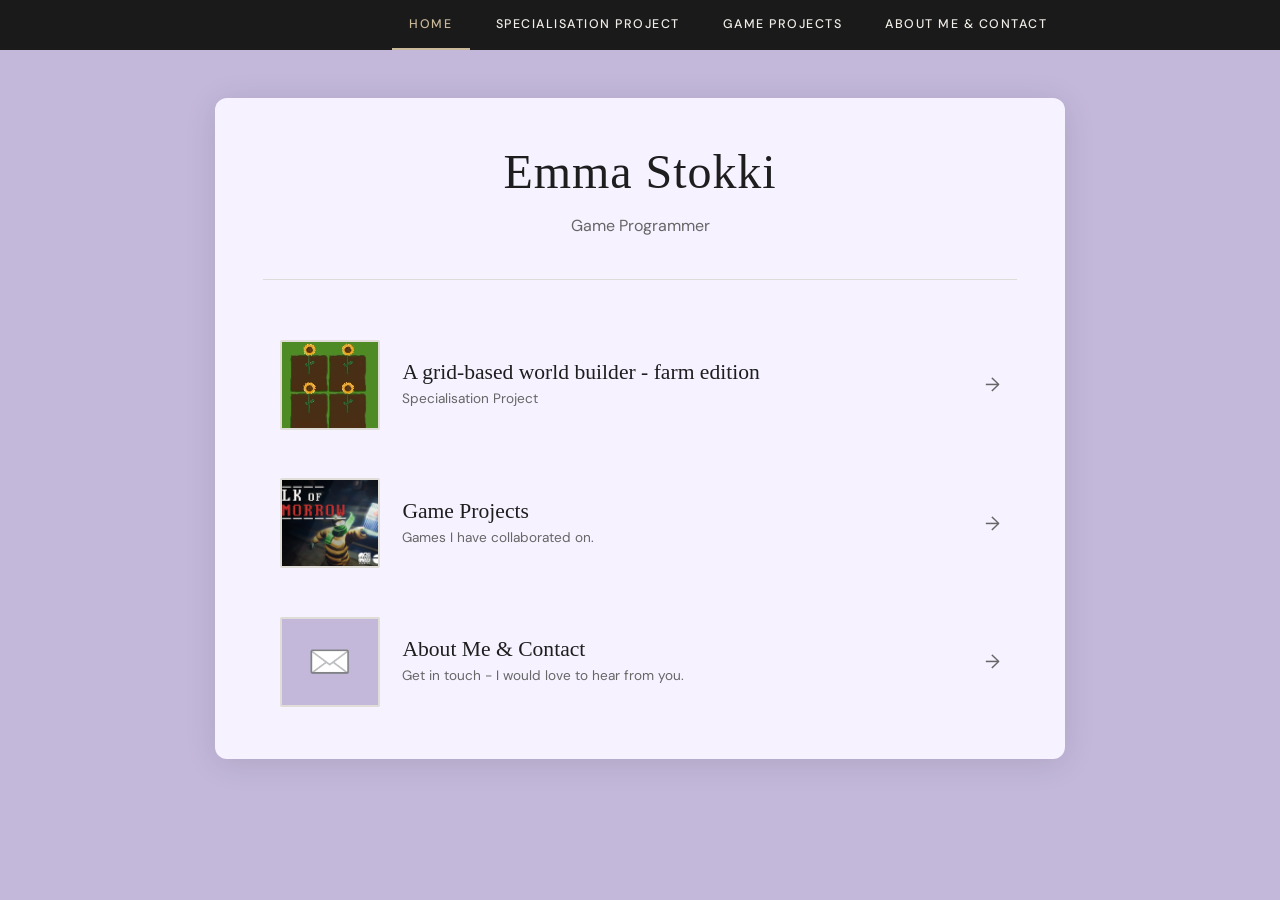
<file: index.html>
<!DOCTYPE html>
<html lang="en">
<head>
  <meta charset="UTF-8" />
  <meta name="viewport" content="width=device-width, initial-scale=1.0"/>
  <title>Portfolio – Home</title>
  <link rel="stylesheet" href="style.css" />
  <link href="https://fonts.googleapis.com/css2?family=Cormorant+Garamond:wght@300;400;600&family=DM+Sans:wght@300;400;500&display=swap" rel="stylesheet"/>
  <script src="content.js"></script>
  <style>
    /* Video inside the thumbnail — hidden by default */
    .thumb video {
      position: absolute;
      top: 0; left: 0;
      width: 100%; height: 100%;
      object-fit: cover;
      opacity: 0;
      visibility: hidden;
      pointer-events: none;
      transition: opacity 0.3s;
    }

    /* Only show video / hide image when the row has a video */
    .section-row.has-video:hover .thumb video {
      opacity: 1;
      visibility: visible;
    }

    .section-row.has-video:hover .thumb img,
    .section-row.has-video:hover .thumb-fallback {
      opacity: 0;
    }

    .thumb img {
      transition: opacity 0.3s;
    }
  </style>
</head>
<body>

  <nav>
    <ul>
      <li><a href="index.html" class="active">Home</a></li>
      <li><a href="portfolio.html">Specialisation Project</a></li>
      <li><a href="gameprojects.html">Game Projects</a></li>
      <li><a href="contact.html">About Me &amp; Contact</a></li>
    </ul>
  </nav>

  <main>
    <div class="card">
      <section class="hero">
        <h1 id="site-name"></h1>
        <p class="tagline" id="site-tagline"></p>
      </section>
      <section class="sections" id="sections-list"></section>
    </div>
  </main>

  <script>
    document.getElementById('site-name').textContent    = content.home.name;
    document.getElementById('site-tagline').textContent = content.home.tagline;
    document.title = content.home.name + ' – Portfolio';

    const list = document.getElementById('sections-list');

    content.sections.forEach(s => {
      const hasImage = s.image && s.image.length > 0;
      const hasVideo = s.video && s.video.length > 0;

      const imgHTML = hasImage
        ? `<img src="${s.image}" alt="${s.title}" onerror="this.style.display='none'"/>`
        : `<div class="thumb-fallback">${s.emoji || ''}</div>`;

      const videoHTML = hasVideo
        ? `<video src="${s.video}" muted loop playsinline preload="none"></video>`
        : '';

      const row = document.createElement('a');
      row.href = s.link;
      row.className = 'section-row';
      row.innerHTML = `
        <div class="thumb">
          ${imgHTML}
          ${videoHTML}
        </div>
        <div class="section-text">
          <h2>${s.title}</h2>
          <p>${s.description}</p>
        </div>
        <span class="arrow">→</span>`;

      if (hasVideo) {
        row.classList.add('has-video');
        const vid = row.querySelector('video');
        row.addEventListener('mouseenter', () => { vid.play(); });
        row.addEventListener('mouseleave', () => { vid.pause(); vid.currentTime = 0; });
      }

      list.appendChild(row);
    });
  </script>

</body>
</html>
</file>
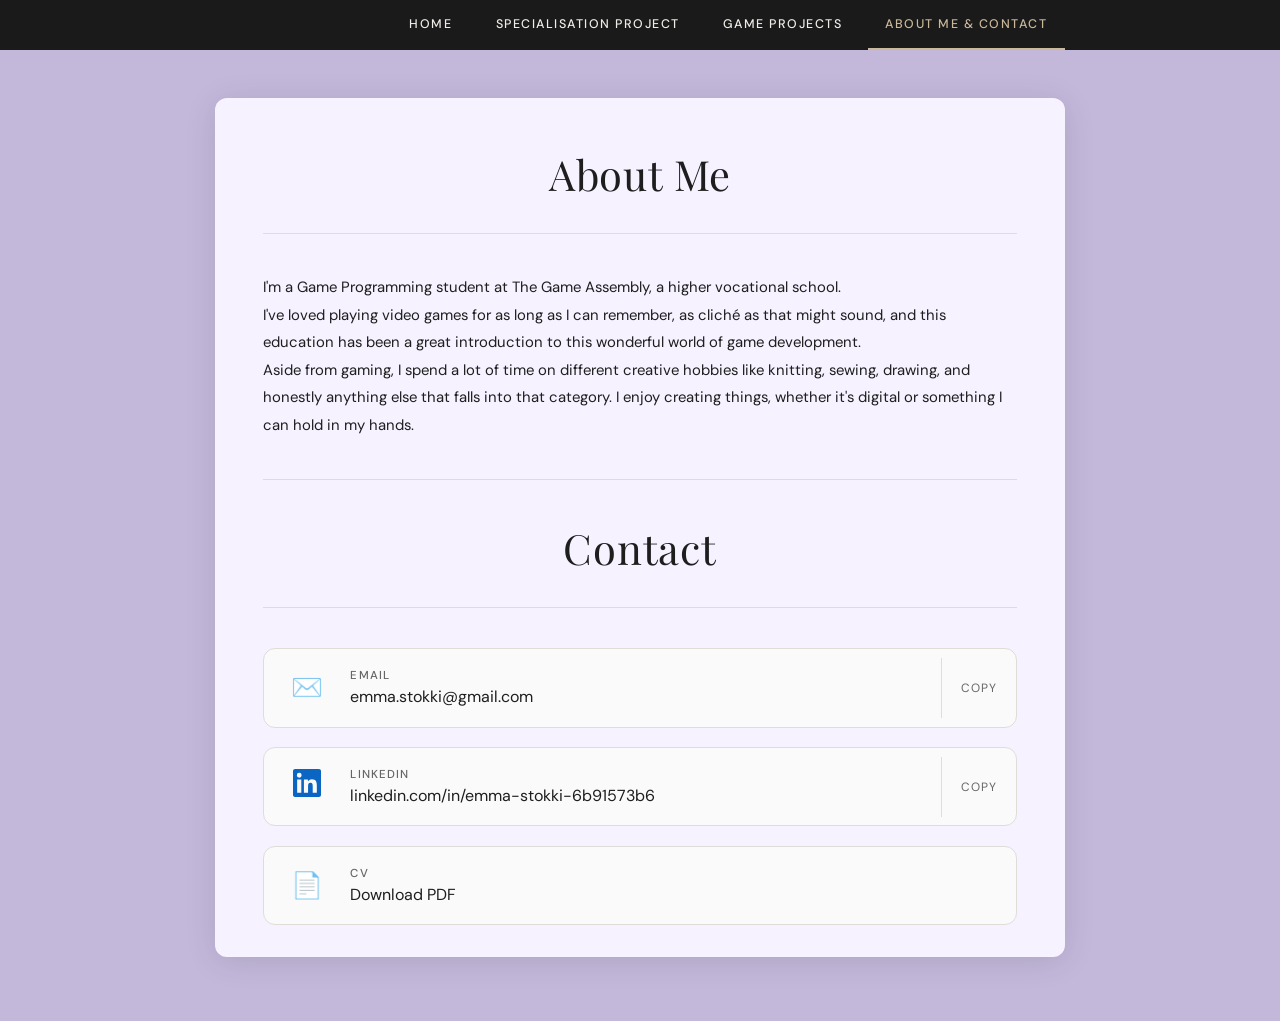
<file: contact.html>
<!DOCTYPE html>
<html lang="en">
<head>
  <meta charset="UTF-8" />
  <meta name="viewport" content="width=device-width, initial-scale=1.0"/>
  <title>About Me & Contact</title>
  <link rel="stylesheet" href="style.css" />
  <link href="https://fonts.googleapis.com/css2?family=Playfair+Display:wght@300;400;600&family=DM+Sans:wght@300;400;500&display=swap" rel="stylesheet"/>
  <script src="content.js"></script>
  <style>
    .about-section {
      padding-bottom: 2.5rem;
      margin-bottom: 2.5rem;
      border-bottom: 1px solid var(--border);
    }

    .about-section p {
      font-size: 0.93rem;
      line-height: 1.85;
      color: var(--text-main);
      margin-bottom: 1rem;
    }

    .about-section p:last-child { margin-bottom: 0; }

    .about-section p.notice {
      background: #f4f1ec;
      border-left: 3px solid #c9b99a;
      padding: 0.9rem 1.1rem;
      border-radius: 0 8px 8px 0;
      font-size: 0.88rem;
      color: var(--text-muted);
    }

    /* Outer wrapper — row with copy button on the right */
    .contact-link {
      display: flex;
      align-items: center;
      justify-content: space-between;
      border: 1px solid var(--border);
      border-radius: 12px;
      background: #fafafa;
      transition: background-color 0.2s, border-color 0.2s;
      padding: 0;
      overflow: hidden;
    }

    .contact-link:hover {
      background: #f0ede8;
      border-color: #ccc;
    }

    /* The clickable link part */
    .contact-link-inner {
      display: flex;
      align-items: center;
      gap: 1.2rem;
      padding: 1.2rem;
      text-decoration: none;
      color: var(--text-main);
      flex: 1;
      transition: transform 0.15s;
    }

    .contact-link:hover .contact-link-inner {
      transform: translateX(4px);
    }

    .copy-btn {
      background: none;
      border: none;
      border-left: 1px solid var(--border);
      padding: 0 1.2rem;
      height: 100%;
      min-height: 60px;
      font-family: 'DM Sans', sans-serif;
      font-size: 0.75rem;
      letter-spacing: 0.08em;
      text-transform: uppercase;
      color: var(--text-muted);
      cursor: pointer;
      transition: background-color 0.15s, color 0.15s;
      flex-shrink: 0;
    }

    .copy-btn:hover { background: #e8e4de; color: var(--text-main); }
    .copy-btn.copied { color: #3a7d44; }
  </style>
</head>
<body>

  <nav>
    <ul>
      <li><a href="index.html">Home</a></li>
      <li><a href="portfolio.html">Specialisation Project</a></li>
      <li><a href="gameprojects.html">Game Projects</a></li>
      <li><a href="contact.html" class="active">About Me &amp; Contact</a></li>
    </ul>
  </nav>

  <main>
    <div class="card">

      <!-- ABOUT ME -->
      <div class="about-section">
        <div class="page-header">
          <h1 id="about-heading"></h1>
        </div>
        <div id="about-text"></div>
      </div>

      <!-- CONTACT -->
      <div>
        <div class="page-header">
          <h1 id="contact-heading"></h1>
        </div>

        <div class="contact-info">

<!-- ✏️ Replace with your actual email address in both places -->
          <div class="contact-link">
            <a href="mailto:emma.stokki@gmail.com" class="contact-link-inner">
              <div class="contact-icon">&#x2709;&#xFE0F;</div>
              <div>
                <div class="contact-label">Email</div>
                <div class="contact-value">emma.stokki@gmail.com</div>
              </div>
            </a>
            <button class="copy-btn" onclick="copyText('emma.stokki@gmail.com', this)">Copy</button>
          </div>

          <!-- ✏️ Replace with your actual LinkedIn URL in both places -->
          <div class="contact-link">
            <a href="https://www.linkedin.com/in/emma-stokki-6b91573b6" target="_blank" class="contact-link-inner">
              <div class="contact-icon">
                <svg xmlns="http://www.w3.org/2000/svg" viewBox="0 0 24 24" width="28" height="28" fill="#0A66C2">
                  <path d="M20.45 20.45h-3.55v-5.57c0-1.33-.03-3.04-1.85-3.04-1.85 0-2.14 1.45-2.14 2.94v5.67H9.36V9h3.41v1.56h.05c.47-.9 1.63-1.85 3.36-1.85 3.59 0 4.25 2.36 4.25 5.43v6.31zM5.34 7.43a2.06 2.06 0 1 1 0-4.12 2.06 2.06 0 0 1 0 4.12zM7.12 20.45H3.56V9h3.56v11.45zM22.22 0H1.77C.79 0 0 .77 0 1.72v20.56C0 23.23.79 24 1.77 24h20.45C23.21 24 24 23.23 24 22.28V1.72C24 .77 23.21 0 22.22 0z"/>
                </svg>
              </div>
              <div>
                <div class="contact-label">LinkedIn</div>
                <div class="contact-value">linkedin.com/in/emma-stokki-6b91573b6</div>
              </div>
            </a>
            <button class="copy-btn" onclick="copyText('linkedin.com/in/emma-stokki-6b91573b6', this)">Copy</button>
          </div>

          <!-- ✏️ Put your PDF in your portfolio folder and update the filename below -->
          <div class="contact-link">
            <a href="CV_Emma_Stokki.pdf" download class="contact-link-inner">
              <div class="contact-icon">&#x1F4C4;</div>
              <div>
                <div class="contact-label">CV</div>
                <div class="contact-value">Download PDF</div>
              </div>
            </a>
          </div>

        </div>
      </div>

    </div>
  </main>

  <script>
    var c = content.contact;
    document.getElementById('about-heading').textContent   = c.aboutHeading;
    document.getElementById('contact-heading').textContent = c.contactHeading;

    var aboutDiv = document.getElementById('about-text');
    c.aboutParagraphs.forEach(function(text, i) {
      var p = document.createElement('p');
      p.innerHTML = text.replace(/\n/g, '<br>');
      aboutDiv.appendChild(p);
    });

    function copyText(text, btn) {
      navigator.clipboard.writeText(text).then(function() {
        btn.textContent = 'Copied!';
        btn.classList.add('copied');
        setTimeout(function() {
          btn.textContent = 'Copy';
          btn.classList.remove('copied');
        }, 2000);
      });
    }
  </script>

</body>
</html>
</file>
<file: style.css>
/* ===========================
   GLOBAL RESET & BASE
=========================== */
*, *::before, *::after {
  box-sizing: border-box;
  margin: 0;
  padding: 0;
}

:root {
  --bg: #c3b8da;
  --card-bg: #f6f2ff;
  --nav-bg: #1a1a1a;
  --nav-text: #f0ede8;
  --nav-hover: #c9b99a;
  --accent: #2b2b2b;
  --text-main: #1e1e1e;
  --text-muted: #666;
  --border: #e0ddd8;
  --thumb-bg: #d8d5d0;
  --shadow: 0 4px 32px rgba(0, 0, 0, 0.11);
  --radius: 12px;
}

html, body {
  min-height: 100vh;
  background: var(--bg);
  font-family: 'DM Sans', sans-serif;
  color: var(--text-main);
}

/* ===========================
   NAV
=========================== */
nav {
  background: var(--nav-bg);
  padding: 0 2rem;
  position: sticky;
  top: 0;
  z-index: 100;
}

nav ul {
  list-style: none;
  display: flex;
  gap: 0.5rem;
  max-width: 850px;       /* ← NAV WIDTH: change this to match .card max-width below */
  margin: 0 auto;
  justify-content: flex-end; /* ← pushes links to the right side */
}

nav ul li a {
  display: block;
  padding: 1rem 1.1rem;
  color: var(--nav-text);
  text-decoration: none;
  font-family: 'DM Sans', sans-serif;
  font-size: 0.78rem;
  letter-spacing: 0.12em;
  text-transform: uppercase;
  font-weight: 500;
  border-bottom: 2px solid transparent;
  transition: color 0.2s, border-color 0.2s;
}

nav ul li a:hover,
nav ul li a.active {
  color: var(--nav-hover);
  border-bottom-color: var(--nav-hover);
}

/* ===========================
   LAYOUT
=========================== */
main {
  min-height: calc(100vh - 56px);
  display: flex;
  align-items: flex-start;
  justify-content: center;
  padding: 3rem 1.5rem 4rem;
}

.card {
  background: var(--card-bg);
  border-radius: var(--radius);
  box-shadow: var(--shadow);
  width: 100%;
  max-width: 850px; /* ← CARD WIDTH: change this number (e.g. 500px, 700px, 900px) */
  padding: 3rem 3rem 2rem;
}

/* ===========================
   HERO SECTION
=========================== */
.hero {
  text-align: center;
  padding-bottom: 2.5rem;
  border-bottom: 1px solid var(--border);
  margin-bottom: 2.5rem;
}

.hero h1 {
  font-family: 'Playfair Display', serif;
  font-size: 3rem;
  font-weight: 300;
  letter-spacing: 0.02em;
  color: var(--text-main);
  line-height: 1.1;
  margin-bottom: 0.8rem;
}

.hero .tagline {
  font-size: 1rem;
  color: var(--text-muted);
  font-weight: 400;
  line-height: 1.7;
  max-width: 480px;
  margin: 0 auto;
}

/* ===========================
   SECTION ROWS (Home page links)
=========================== */
.sections {
  display: flex;
  flex-direction: column;
  gap: 0.5rem;
}

.section-row {
  display: flex;
  align-items: center;
  gap: 1.4rem;
  padding: 1.2rem 1rem;
  border-radius: 12px;
  text-decoration: none;
  color: inherit;
  border: 1px solid transparent;
  transition: background-color 0.2s, border-color 0.2s, transform 0.15s;
}

.section-row:hover {
  background: #f7f5f2;
  border-color: var(--border);
  transform: translateX(4px);
}

/* Thumbnail circle */
.thumb {
  flex-shrink: 0;
  width: 100px; /*<- width of thumbnail picture on links */
  height: 90px; /*<- height of thumbnail picture on links */
  border-radius: 2%; /*<- roundness of corners of thumbnail picture on links */
  background: var(--thumb-bg);
  overflow: hidden;
  position: relative;
  border: 2px solid var(--border);
  display: flex;
  align-items: center;
  justify-content: center;
}

.thumb img {
  width: 100%;
  height: 100%;
  object-fit: cover;
  display: block;
}

.thumb-fallback {
  font-size: 1.8rem;
  position: absolute;
  top: 50%;
  left: 50%;
  transform: translate(-50%, -50%);
}

.section-text {
  flex: 1;
}

.section-text h2 {
  font-family: 'Playfair Display', serif;
  font-size: 1.35rem;
  font-weight: 400;
  margin-bottom: 0.25rem;
  color: var(--text-main);
}

.section-text p {
  font-size: 0.85rem;
  color: var(--text-muted);
  line-height: 1.5;
}

.arrow {
  color: var(--text-muted);
  font-size: 1.2rem;
  flex-shrink: 0;
  transition: transform 0.2s;
}

.section-row:hover .arrow {
  transform: translateX(4px);
}

/* ===========================
   INNER PAGES – Page Header
=========================== */
.page-header {
  text-align: center;
  padding-bottom: 2rem;
  border-bottom: 1px solid var(--border);
  margin-bottom: 2.5rem;
}

.page-header h1 {
  font-family: 'Playfair Display', serif;
  font-size: 2.6rem;
  font-weight: 300;
  letter-spacing: 0.02em;
}

.page-header p {
  font-size: 0.9rem;
  color: var(--text-muted);
  margin-top: 0.6rem;
  line-height: 1.7;
}




.page-header h4 {
  font-family: 'Playfair Display', serif;
  font-size: 2rem;
  font-weight: 300;
  letter-spacing: 0.02em;
}




/* ===========================
   PORTFOLIO GRID
=========================== */
.project-grid {
  display: grid;
  grid-template-columns: 1fr 1fr;
  gap: 1.2rem;
}

.project-card {
  background: #f7f5f2;
  border-radius: 12px;
  overflow: hidden;
  border: 1px solid var(--border);
  transition: transform 0.2s, box-shadow 0.2s;
}

.project-card:hover {
  transform: translateY(-3px);
  box-shadow: 0 8px 24px rgba(0,0,0,0.10);
}

.project-img {
  width: 100%;
  aspect-ratio: 16/9;
  background: var(--thumb-bg);
  display: flex;
  align-items: center;
  justify-content: center;
  font-size: 2rem;
}

.project-img img {
  width: 100%;
  height: 100%;
  object-fit: cover;
}

.project-info {
  padding: 0.9rem 1rem 1rem;
}

.project-info h3 {
  font-family: 'Playfair Display', serif;
  font-size: 1.15rem;
  font-weight: 400;
  margin-bottom: 0.25rem;
}

.project-info p {
  font-size: 0.8rem;
  color: var(--text-muted);
  line-height: 1.5;
}

/* ===========================
   CONTACT INFO (no form)
=========================== */
.contact-info {
  display: flex;
  flex-direction: column;
  gap: 1.2rem;
}

.contact-link {
  display: flex;
  align-items: center;
  gap: 1.2rem;
  padding: 1.2rem 1.2rem;
  border: 1px solid var(--border);
  border-radius: 12px;
  text-decoration: none;
  color: var(--text-main);
  background: #fafafa;
  transition: background-color 0.2s, border-color 0.2s, transform 0.15s;
}

.contact-link:hover {
  background: #f0ede8;
  border-color: #ccc;
  transform: translateX(4px);
}

.contact-icon {
  font-size: 1.6rem;
  flex-shrink: 0;
  width: 48px;
  text-align: center;
}

.contact-label {
  font-size: 0.72rem;
  letter-spacing: 0.1em;
  text-transform: uppercase;
  color: var(--text-muted);
  font-weight: 500;
  margin-bottom: 0.2rem;
}

.contact-value {
  font-size: 1rem;
  font-weight: 400;
  color: var(--text-main);
}

/* ===========================
   BLOG / ARTICLE LAYOUT
   (Portfolio & Game Projects)
=========================== */

/* Section intro label (e.g. "INTRO") */
.article-label {
  font-family: 'DM Sans', sans-serif;
  font-size: 0.72rem;
  font-weight: 700;
  letter-spacing: 0.18em;
  text-transform: uppercase;
  color: var(--text-muted);
  margin-bottom: 1rem;
}

/* Article section block */
.article-section {
  padding-bottom: 2.5rem;
  margin-bottom: 2.5rem;
  border-bottom: 1px solid var(--border);
}

.article-section:last-child {
  border-bottom: none;
  margin-bottom: 0;
  padding-bottom: 0;
}

.article-section h2 {
  font-family: 'Playfair Display', serif;
  font-size: 1.9rem;
  font-weight: 400;
  margin-bottom: 1rem;
  line-height: 1.2;
}

.article-section p {
  font-size: 0.93rem;
  line-height: 1.85;
  color: var(--text-main);
  margin-bottom: 1rem;
}

.article-section p:last-child {
  margin-bottom: 0;
}

/* Full-width image inside an article section */
.article-img {
  width: 100%;
  border-radius: 10px;
  overflow: hidden;
  margin: 1.5rem 0;
  background: var(--thumb-bg);
  display: flex;
  align-items: center;
  justify-content: center;
  min-height: 200px;
}

.article-img img {
  width: 100%;
  display: block;
  border-radius: 10px;
}

.article-img-caption {
  font-size: 0.78rem;
  color: var(--text-muted);
  text-align: center;
  margin-top: -0.8rem;
  margin-bottom: 1rem;
}

/* Side-by-side image + text */
.article-split {
  display: grid;
  grid-template-columns: 1fr 1fr;
  gap: 1.5rem;
  align-items: start;
  margin: 1.5rem 0;
}

.article-split .article-img {
  margin: 0;
}

/* Quick-nav links at top of game projects page */
.section-nav {
  display: flex;
  flex-direction: column;
  gap: 0.5rem;
  margin-bottom: 2.5rem;
  padding-bottom: 2.5rem;
  border-bottom: 1px solid var(--border);
}

/* Reuse .section-row style but as an anchor pointing to an id on the same page */


/* ===========================
   RESPONSIVE
=========================== */
@media (max-width: 520px) {
  .card {
    padding: 2rem 1.5rem 1.5rem;
  }

  .hero h1 {
    font-size: 2.2rem;
  }

  .project-grid {
    grid-template-columns: 1fr;
  }

  nav ul {
    gap: 0;
  }

  nav ul li a {
    padding: 1rem 0.7rem;
    font-size: 0.7rem;
  }
}
</file>
